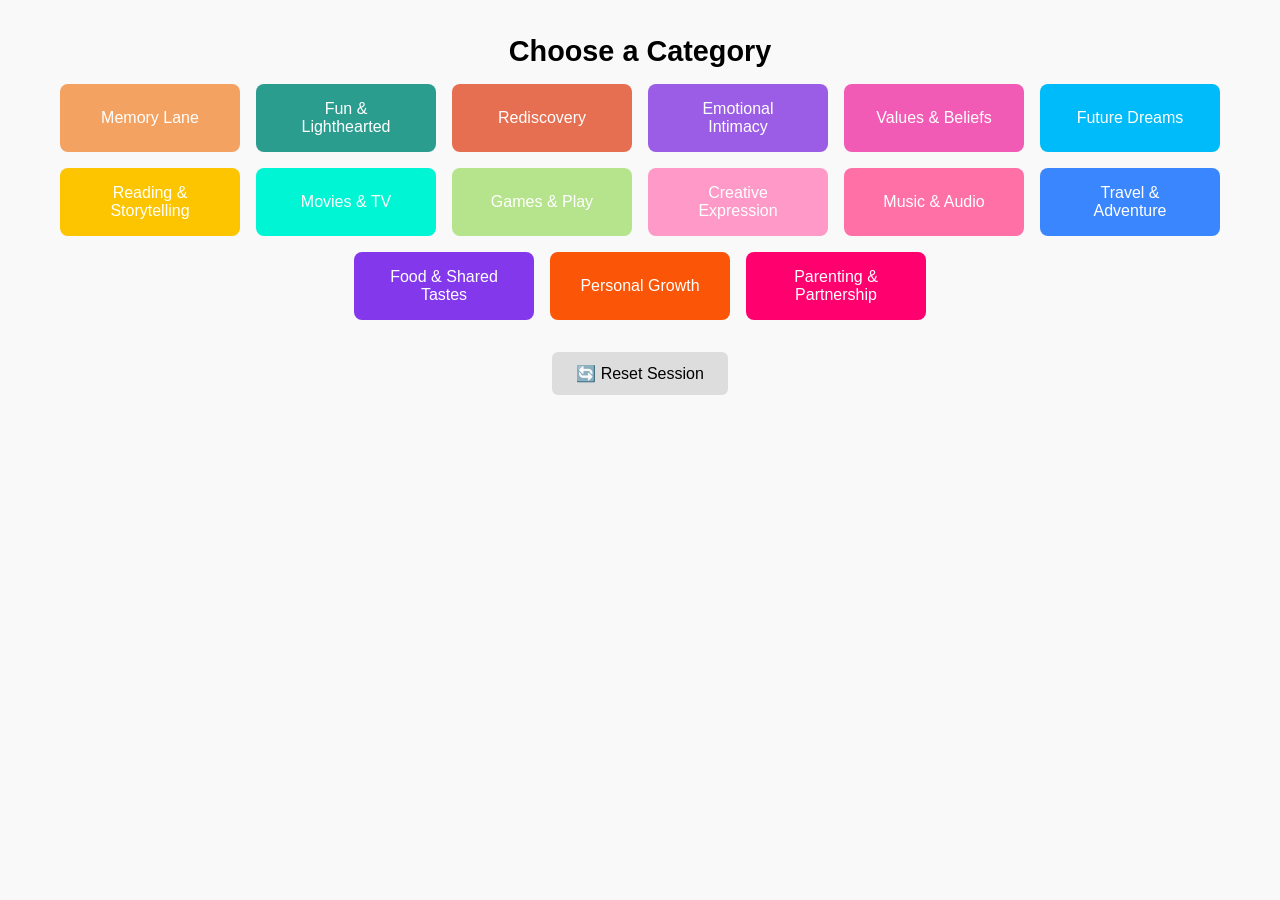
<file: index.html>
<!DOCTYPE html>
<html lang="en">
<head>
  <meta charset="UTF-8" />
  <meta name="viewport" content="width=device-width, initial-scale=1.0"/>
  <title>Relationship Reconnect</title>
  <link rel="stylesheet" href="style.css" />
  <link rel="manifest" href="manifest.json" />
  <meta name="theme-color" content="#222222" />
</head>
<body>
  <div id="app">
    <h1>Choose a Category</h1>
    <div id="category-buttons"></div>
    <button id="reset-session">🔄 Reset Session</button>
  </div>

  <div id="question-card" class="hidden">
    <div class="card-content">
      <p id="question-text"></p>
      <button id="close-card">Back to Categories</button>
    </div>
  </div>

  <script src="app.js"></script>
  <script>
    if ('serviceWorker' in navigator) {
      navigator.serviceWorker.register('./sw.js')
        .then(() => console.log('Service Worker registered'))
        .catch(err => console.error('Service Worker error:', err));
    }
  </script>
</body>
</html>
</file>
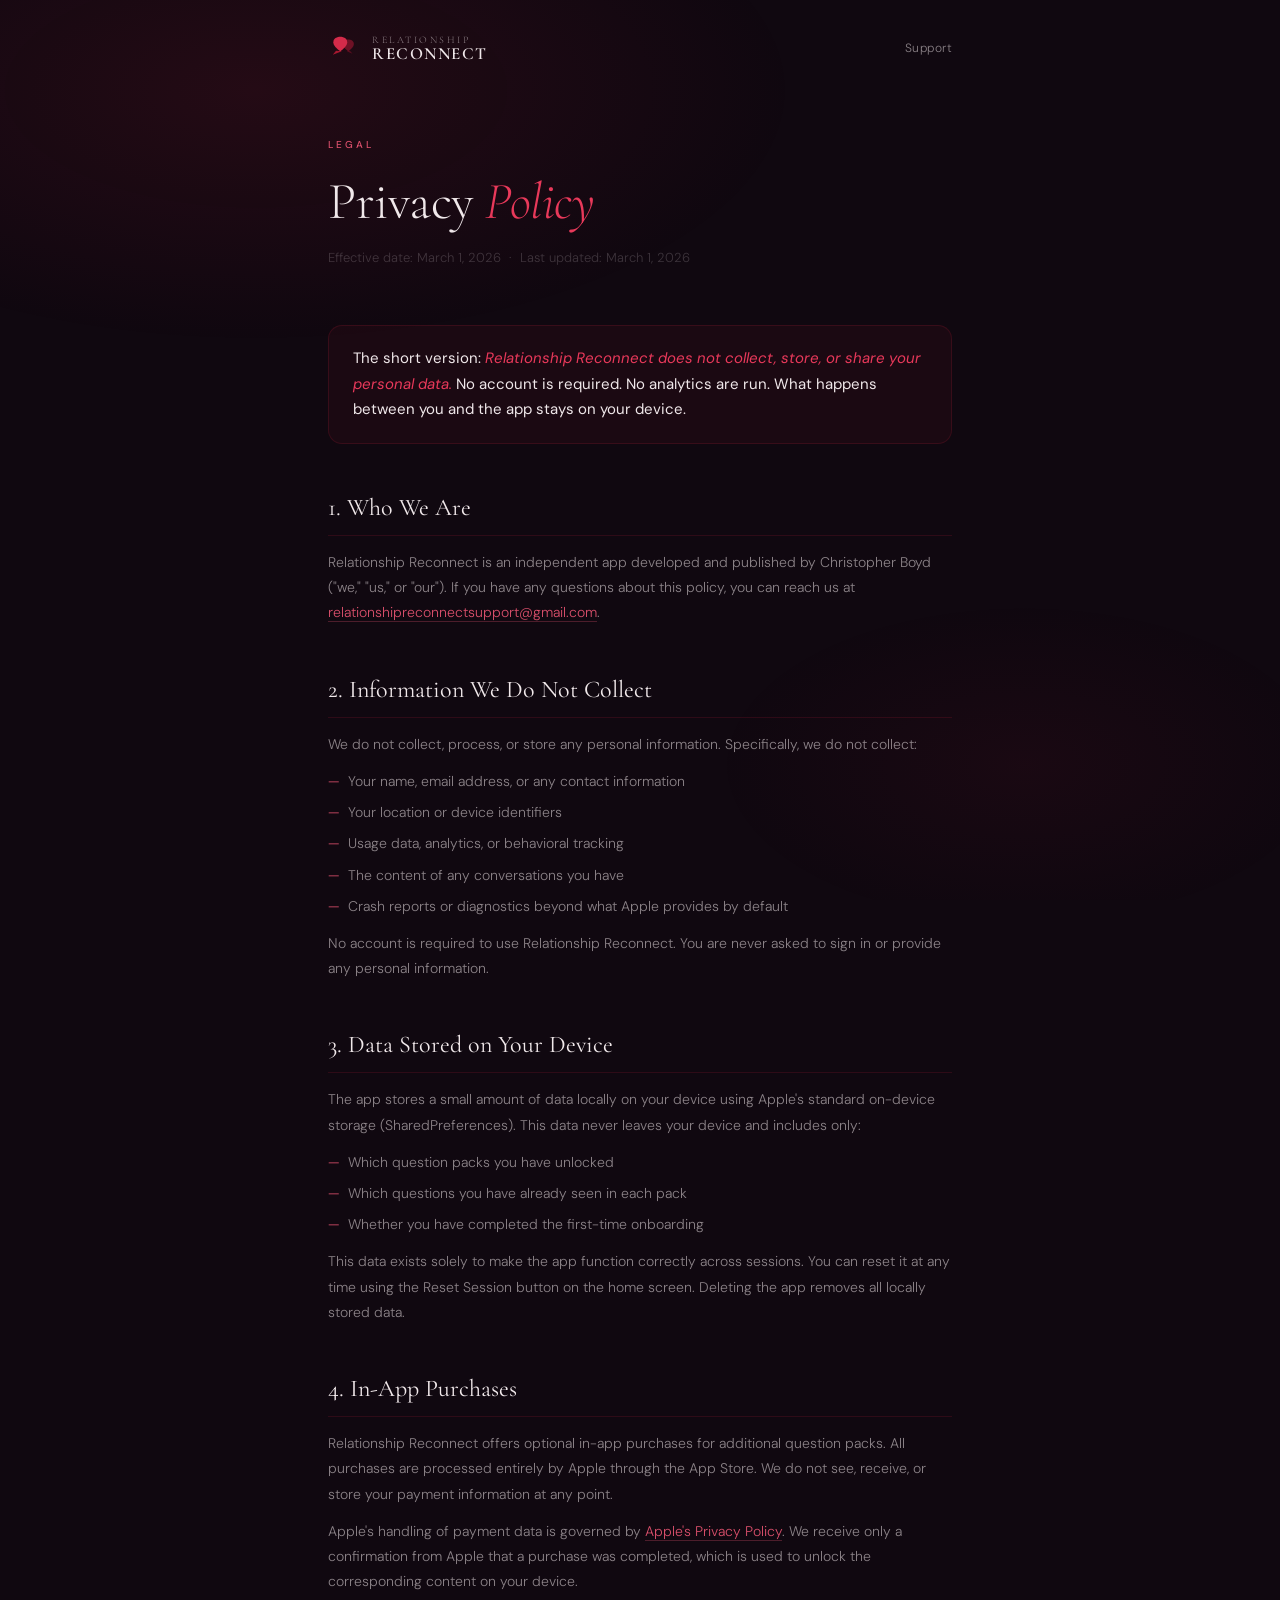
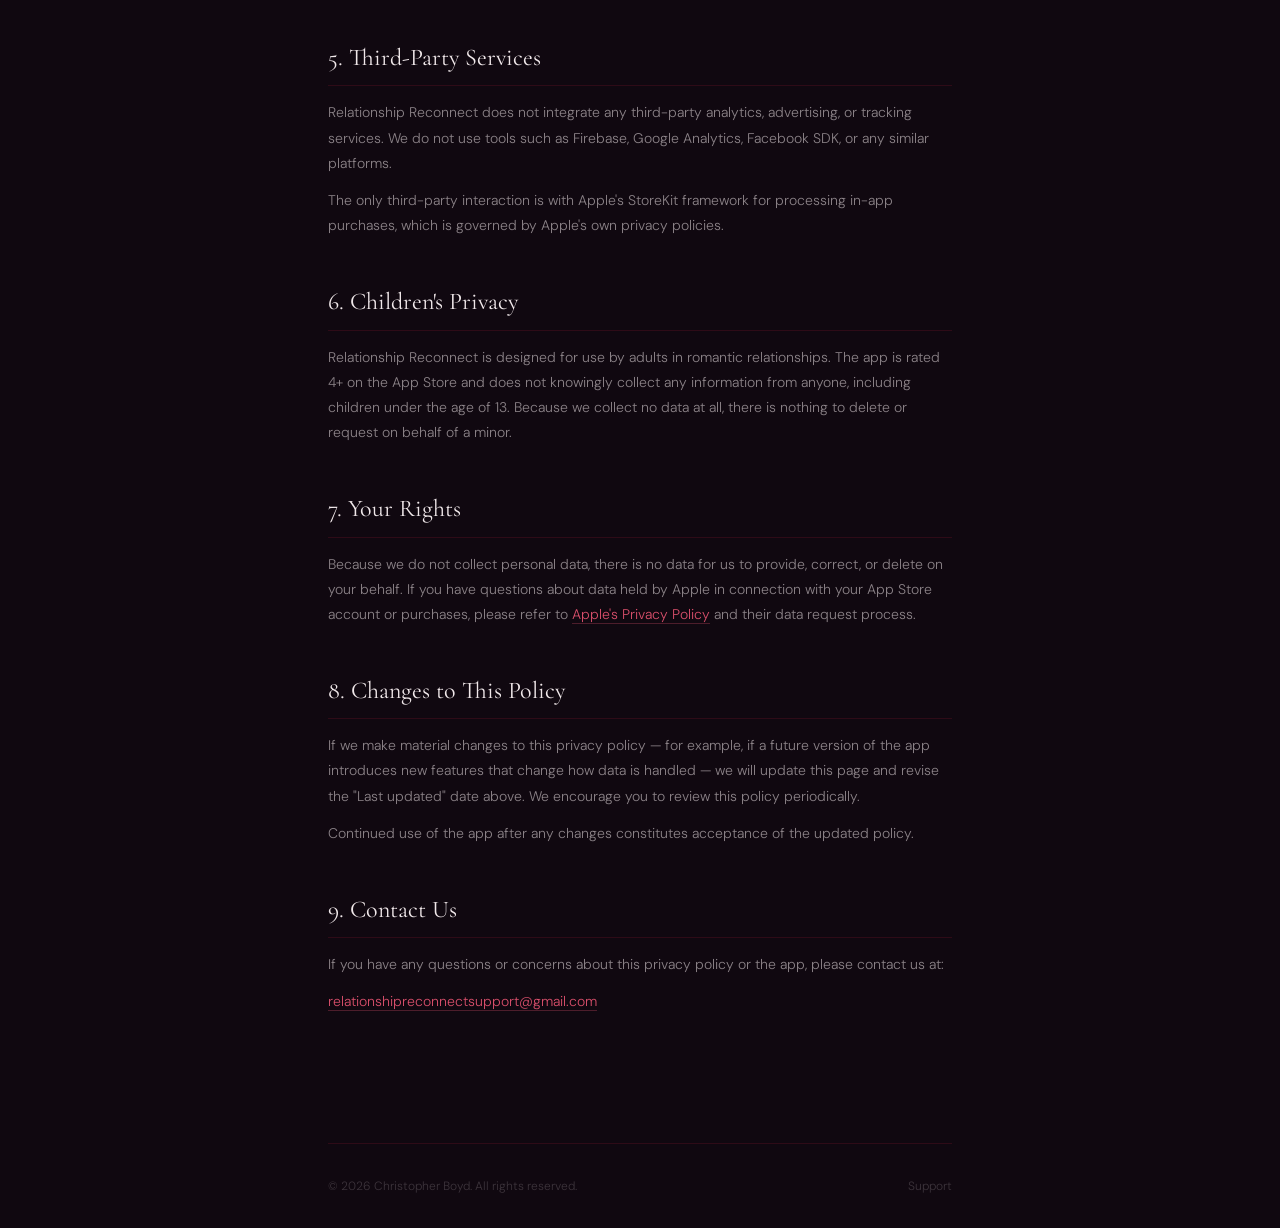
<file: relationship-reconnect/privacy/index.html>
<!DOCTYPE html>
<html lang="en">
<head>
  <meta charset="UTF-8"/>
  <meta name="viewport" content="width=device-width, initial-scale=1.0"/>
  <title>Privacy Policy — Relationship Reconnect</title>
  <link rel="preconnect" href="https://fonts.googleapis.com"/>
  <link rel="preconnect" href="https://fonts.gstatic.com" crossorigin/>
  <link href="https://fonts.googleapis.com/css2?family=Cormorant+Garamond:ital,wght@0,300;0,400;0,600;1,300;1,400&family=DM+Sans:wght@300;400;500&display=swap" rel="stylesheet"/>
  <style>
    *, *::before, *::after { box-sizing: border-box; margin: 0; padding: 0; }

    :root {
      --bg:       #100810;
      --crimson:  #B81E3A;
      --scarlet:  #E8395A;
      --rose:     #D94F6B;
      --text:     #F0E8EA;
      --muted:    rgba(240,232,234,0.55);
      --dimmed:   rgba(240,232,234,0.2);
      --border:   rgba(184,30,58,0.18);
      --card:     rgba(255,255,255,0.03);
    }

    html { scroll-behavior: smooth; }

    body {
      background: var(--bg);
      color: var(--text);
      font-family: 'DM Sans', sans-serif;
      font-weight: 300;
      line-height: 1.7;
      min-height: 100vh;
    }

    body::before {
      content: '';
      position: fixed;
      inset: 0;
      background:
        radial-gradient(ellipse 60% 40% at 20% 10%, rgba(184,30,58,0.12) 0%, transparent 70%),
        radial-gradient(ellipse 40% 30% at 80% 85%, rgba(184,30,58,0.06) 0%, transparent 60%);
      pointer-events: none;
      z-index: 0;
    }

    .wrap {
      position: relative;
      z-index: 1;
      max-width: 680px;
      margin: 0 auto;
      padding: 0 28px;
    }

    /* ── Nav ── */
    nav {
      padding: 32px 0 0;
      display: flex;
      align-items: center;
      justify-content: space-between;
    }

    .nav-mark {
      display: flex;
      align-items: center;
      gap: 12px;
      text-decoration: none;
    }

    .nav-heart { width: 32px; height: 32px; }

    .nav-wordmark {
      display: flex;
      flex-direction: column;
      line-height: 1;
    }

    .nav-wordmark span:first-child {
      font-family: 'Cormorant Garamond', serif;
      font-weight: 300;
      font-size: 10px;
      letter-spacing: 2.5px;
      text-transform: uppercase;
      color: var(--muted);
    }

    .nav-wordmark span:last-child {
      font-family: 'Cormorant Garamond', serif;
      font-weight: 600;
      font-size: 17px;
      letter-spacing: 1.5px;
      text-transform: uppercase;
      color: var(--text);
    }

    .nav-link {
      font-size: 12px;
      color: var(--muted);
      text-decoration: none;
      letter-spacing: 0.5px;
      transition: color 0.2s;
    }
    .nav-link:hover { color: var(--rose); }

    /* ── Hero ── */
    .hero {
      padding: 72px 0 56px;
    }

    .hero-label {
      font-size: 10px;
      letter-spacing: 3px;
      text-transform: uppercase;
      color: var(--rose);
      font-weight: 500;
      margin-bottom: 20px;
      animation: fadein 0.6s ease both;
    }

    .hero h1 {
      font-family: 'Cormorant Garamond', serif;
      font-weight: 300;
      font-size: clamp(36px, 8vw, 52px);
      line-height: 1.12;
      letter-spacing: -0.5px;
      color: var(--text);
      margin-bottom: 16px;
      animation: fadein 0.6s 0.1s ease both;
    }

    .hero h1 em {
      font-style: italic;
      color: var(--scarlet);
    }

    .effective-date {
      font-size: 13px;
      color: var(--dimmed);
      animation: fadein 0.6s 0.2s ease both;
    }

    /* ── Policy body ── */
    .policy {
      padding-bottom: 80px;
    }

    .policy-section {
      margin-bottom: 48px;
      animation: fadein 0.5s ease both;
    }

    .policy-section h2 {
      font-family: 'Cormorant Garamond', serif;
      font-weight: 400;
      font-size: 24px;
      color: var(--text);
      margin-bottom: 14px;
      padding-bottom: 12px;
      border-bottom: 1px solid var(--border);
      line-height: 1.3;
    }

    .policy-section p {
      font-size: 14px;
      color: var(--muted);
      line-height: 1.8;
      margin-bottom: 12px;
    }

    .policy-section p:last-child { margin-bottom: 0; }

    .policy-section ul {
      list-style: none;
      padding: 0;
      margin: 12px 0;
    }

    .policy-section ul li {
      font-size: 14px;
      color: var(--muted);
      line-height: 1.8;
      padding-left: 20px;
      position: relative;
      margin-bottom: 6px;
    }

    .policy-section ul li::before {
      content: '—';
      position: absolute;
      left: 0;
      color: var(--rose);
    }

    .policy-section a {
      color: var(--rose);
      text-decoration: none;
      border-bottom: 1px solid rgba(217,79,107,0.3);
      transition: border-color 0.2s;
    }
    .policy-section a:hover { border-color: var(--rose); }

    /* Highlight box */
    .highlight {
      background: rgba(184,30,58,0.07);
      border: 1px solid var(--border);
      border-radius: 14px;
      padding: 20px 24px;
      margin-bottom: 48px;
    }

    .highlight p {
      font-size: 15px;
      color: var(--text);
      line-height: 1.7;
      font-weight: 400;
    }

    .highlight p em {
      font-style: italic;
      color: var(--scarlet);
    }

    /* ── Footer ── */
    footer {
      border-top: 1px solid var(--border);
      padding: 32px 0;
      display: flex;
      align-items: center;
      justify-content: space-between;
      gap: 16px;
      flex-wrap: wrap;
    }

    footer p { font-size: 12px; color: var(--dimmed); }

    footer a {
      font-size: 12px;
      color: var(--dimmed);
      text-decoration: none;
      transition: color 0.2s;
    }
    footer a:hover { color: var(--rose); }

    @keyframes fadein {
      from { opacity: 0; transform: translateY(12px); }
      to   { opacity: 1; transform: translateY(0); }
    }
  </style>
</head>
<body>
<div class="wrap">

  <!-- Nav -->
  <nav>
    <a class="nav-mark" href="index.html">
      <svg class="nav-heart" viewBox="0 0 120 120" fill="none" xmlns="http://www.w3.org/2000/svg">
        <path d="M 76 28 C 76 28 97 28 97 45 C 97 55 88 63 76 72 C 64 63 55 55 55 45 C 55 28 76 28 76 28 Z" fill="#9A1530" opacity="0.65"/>
        <polygon points="82,70 92,82 70,72" fill="#7A1025" opacity="0.65"/>
        <path d="M 46 18 C 46 18 72 18 72 38 C 72 51 60 61 46 72 C 32 61 20 51 20 38 C 20 18 46 18 46 18 Z" fill="#D42B4A"/>
        <polygon points="30,70 18,85 52,72" fill="#A81830"/>
      </svg>
      <div class="nav-wordmark">
        <span>Relationship</span>
        <span>Reconnect</span>
      </div>
    </a>
    <a class="nav-link" href="../support/">Support</a>
  </nav>

  <!-- Hero -->
  <div class="hero">
    <p class="hero-label">Legal</p>
    <h1>Privacy <em>Policy</em></h1>
    <p class="effective-date">Effective date: March 1, 2026 &nbsp;·&nbsp; Last updated: March 1, 2026</p>
  </div>

  <!-- Plain-language summary -->
  <div class="highlight">
    <p>The short version: <em>Relationship Reconnect does not collect, store, or share your personal data.</em> No account is required. No analytics are run. What happens between you and the app stays on your device.</p>
  </div>

  <!-- Policy sections -->
  <div class="policy">

    <div class="policy-section">
      <h2>1. Who We Are</h2>
      <p>Relationship Reconnect is an independent app developed and published by Christopher Boyd ("we," "us," or "our"). If you have any questions about this policy, you can reach us at <a href="mailto:relationshipreconnectsupport@gmail.com">relationshipreconnectsupport@gmail.com</a>.</p>
    </div>

    <div class="policy-section">
      <h2>2. Information We Do Not Collect</h2>
      <p>We do not collect, process, or store any personal information. Specifically, we do not collect:</p>
      <ul>
        <li>Your name, email address, or any contact information</li>
        <li>Your location or device identifiers</li>
        <li>Usage data, analytics, or behavioral tracking</li>
        <li>The content of any conversations you have</li>
        <li>Crash reports or diagnostics beyond what Apple provides by default</li>
      </ul>
      <p>No account is required to use Relationship Reconnect. You are never asked to sign in or provide any personal information.</p>
    </div>

    <div class="policy-section">
      <h2>3. Data Stored on Your Device</h2>
      <p>The app stores a small amount of data locally on your device using Apple's standard on-device storage (SharedPreferences). This data never leaves your device and includes only:</p>
      <ul>
        <li>Which question packs you have unlocked</li>
        <li>Which questions you have already seen in each pack</li>
        <li>Whether you have completed the first-time onboarding</li>
      </ul>
      <p>This data exists solely to make the app function correctly across sessions. You can reset it at any time using the Reset Session button on the home screen. Deleting the app removes all locally stored data.</p>
    </div>

    <div class="policy-section">
      <h2>4. In-App Purchases</h2>
      <p>Relationship Reconnect offers optional in-app purchases for additional question packs. All purchases are processed entirely by Apple through the App Store. We do not see, receive, or store your payment information at any point.</p>
      <p>Apple's handling of payment data is governed by <a href="https://www.apple.com/legal/privacy/" target="_blank" rel="noopener">Apple's Privacy Policy</a>. We receive only a confirmation from Apple that a purchase was completed, which is used to unlock the corresponding content on your device.</p>
    </div>

    <div class="policy-section">
      <h2>5. Third-Party Services</h2>
      <p>Relationship Reconnect does not integrate any third-party analytics, advertising, or tracking services. We do not use tools such as Firebase, Google Analytics, Facebook SDK, or any similar platforms.</p>
      <p>The only third-party interaction is with Apple's StoreKit framework for processing in-app purchases, which is governed by Apple's own privacy policies.</p>
    </div>

    <div class="policy-section">
      <h2>6. Children's Privacy</h2>
      <p>Relationship Reconnect is designed for use by adults in romantic relationships. The app is rated 4+ on the App Store and does not knowingly collect any information from anyone, including children under the age of 13. Because we collect no data at all, there is nothing to delete or request on behalf of a minor.</p>
    </div>

    <div class="policy-section">
      <h2>7. Your Rights</h2>
      <p>Because we do not collect personal data, there is no data for us to provide, correct, or delete on your behalf. If you have questions about data held by Apple in connection with your App Store account or purchases, please refer to <a href="https://www.apple.com/legal/privacy/" target="_blank" rel="noopener">Apple's Privacy Policy</a> and their data request process.</p>
    </div>

    <div class="policy-section">
      <h2>8. Changes to This Policy</h2>
      <p>If we make material changes to this privacy policy — for example, if a future version of the app introduces new features that change how data is handled — we will update this page and revise the "Last updated" date above. We encourage you to review this policy periodically.</p>
      <p>Continued use of the app after any changes constitutes acceptance of the updated policy.</p>
    </div>

    <div class="policy-section">
      <h2>9. Contact Us</h2>
      <p>If you have any questions or concerns about this privacy policy or the app, please contact us at:</p>
      <p><a href="mailto:relationshipreconnectsupport@gmail.com">relationshipreconnectsupport@gmail.com</a></p>
    </div>

  </div>

  <!-- Footer -->
  <footer>
    <p>© 2026 Christopher Boyd. All rights reserved.</p>
    <a href="../support/">Support</a>
  </footer>

</div>
</body>
</html>
</file>
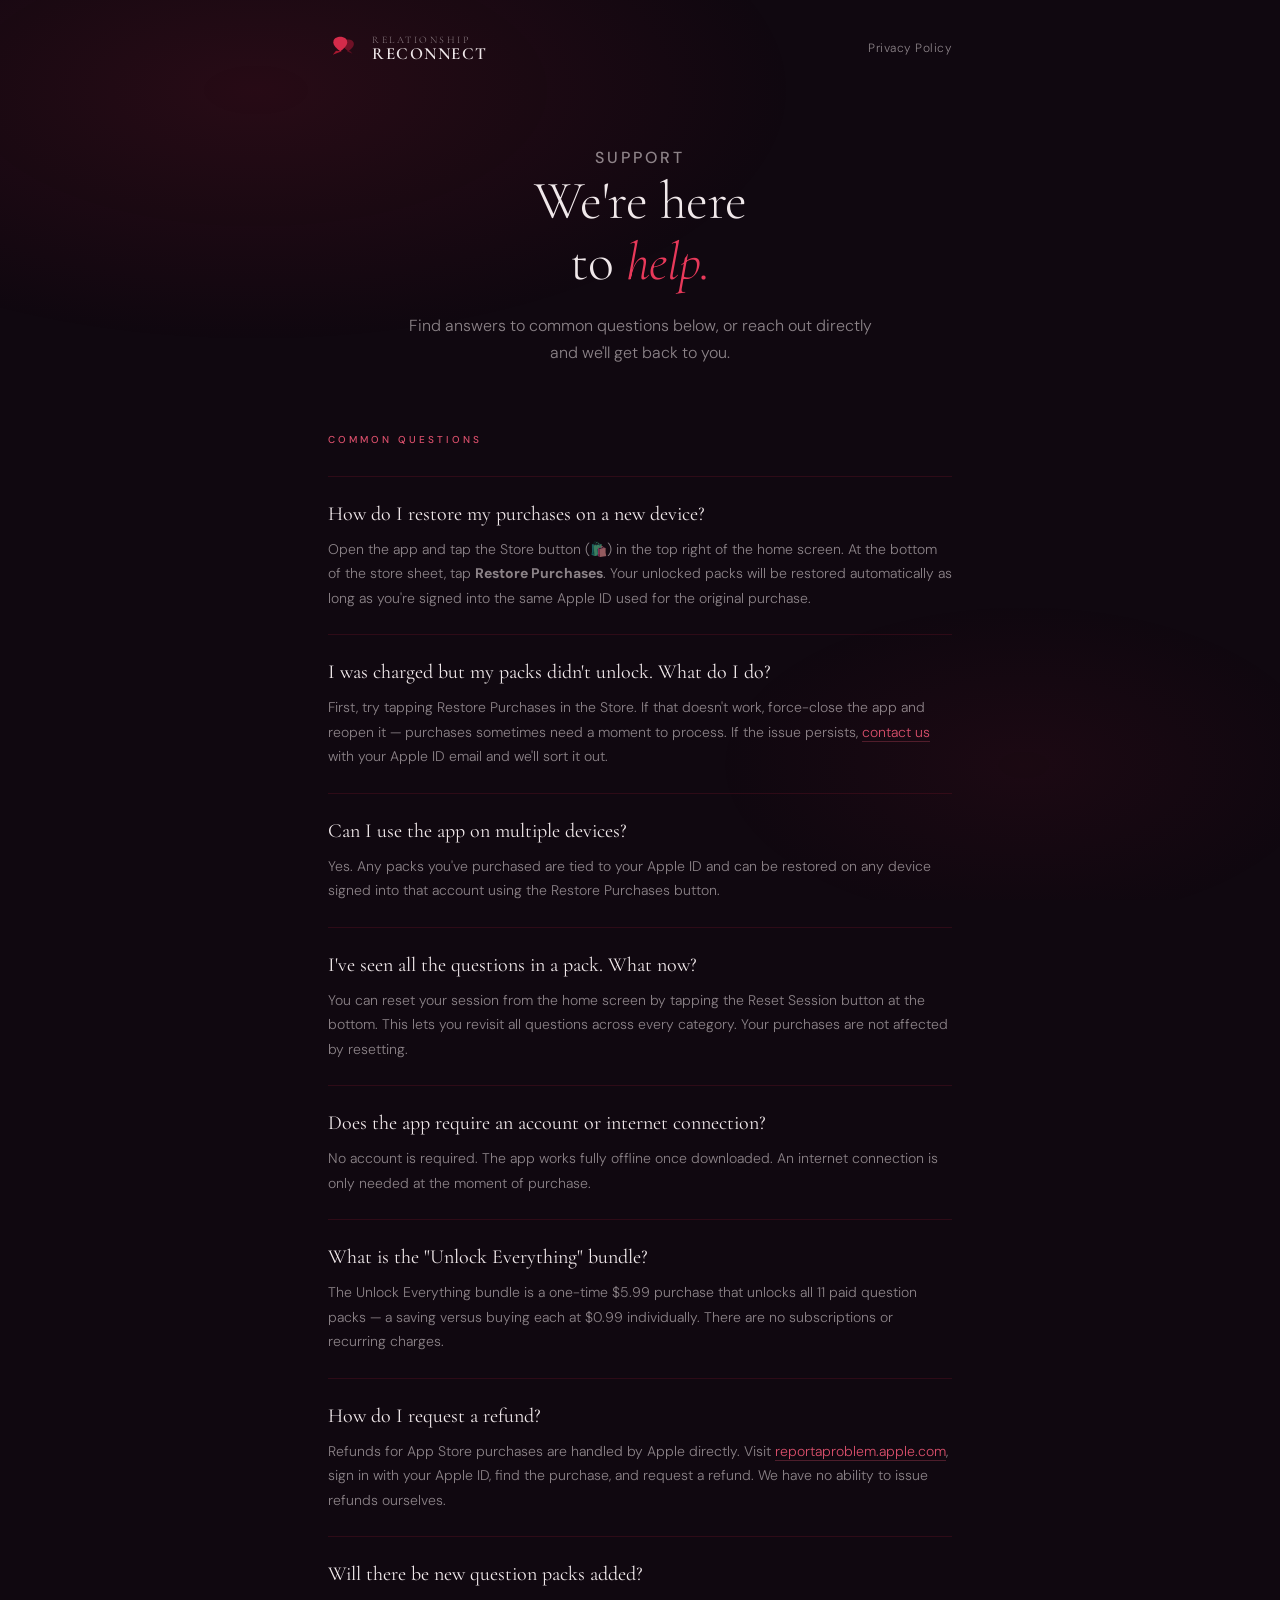
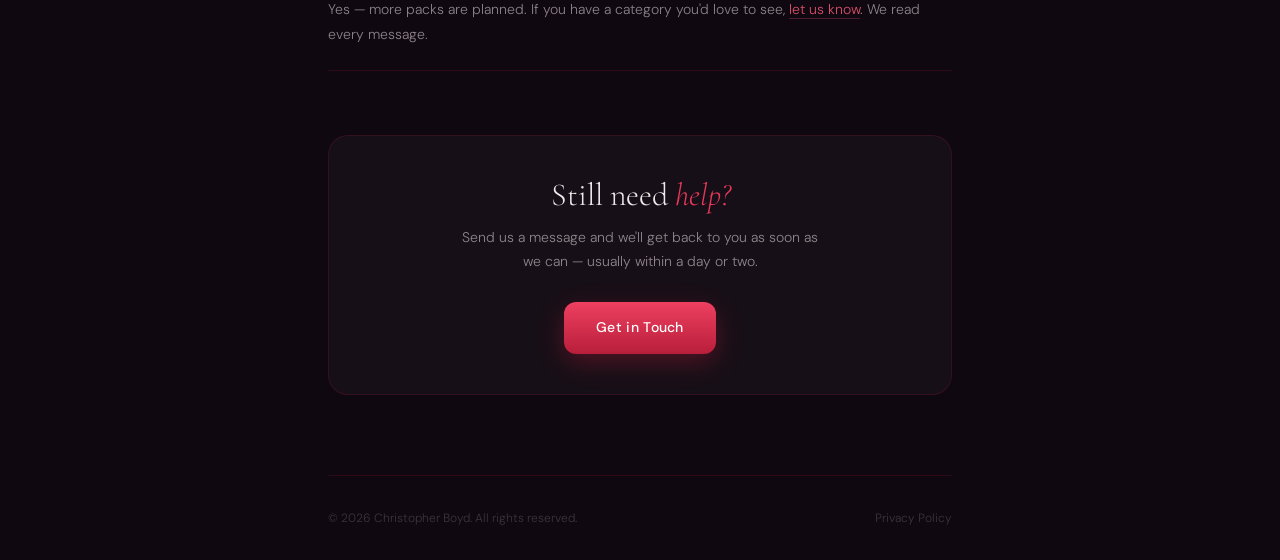
<file: relationship-reconnect/support/index.html>
<!DOCTYPE html>
<html lang="en">
<head>
  <meta charset="UTF-8"/>
  <meta name="viewport" content="width=device-width, initial-scale=1.0"/>
  <title>Support — Relationship Reconnect</title>
  <link rel="preconnect" href="https://fonts.googleapis.com"/>
  <link rel="preconnect" href="https://fonts.gstatic.com" crossorigin/>
  <link href="https://fonts.googleapis.com/css2?family=Cormorant+Garamond:ital,wght@0,300;0,400;0,600;1,300;1,400&family=DM+Sans:wght@300;400;500&display=swap" rel="stylesheet"/>
  <style>
    *, *::before, *::after { box-sizing: border-box; margin: 0; padding: 0; }

    :root {
      --bg:       #100810;
      --bg2:      #1A0E1A;
      --crimson:  #B81E3A;
      --scarlet:  #E8395A;
      --rose:     #D94F6B;
      --text:     #F0E8EA;
      --muted:    rgba(240,232,234,0.55);
      --dimmed:   rgba(240,232,234,0.2);
      --border:   rgba(184,30,58,0.18);
      --card:     rgba(255,255,255,0.03);
    }

    html { scroll-behavior: smooth; }

    body {
      background: var(--bg);
      color: var(--text);
      font-family: 'DM Sans', sans-serif;
      font-weight: 300;
      line-height: 1.7;
      min-height: 100vh;
    }

    /* ── Ambient glow ── */
    body::before {
      content: '';
      position: fixed;
      inset: 0;
      background:
        radial-gradient(ellipse 60% 40% at 20% 10%, rgba(184,30,58,0.14) 0%, transparent 70%),
        radial-gradient(ellipse 40% 30% at 80% 85%, rgba(184,30,58,0.07) 0%, transparent 60%);
      pointer-events: none;
      z-index: 0;
    }

    /* ── Layout ── */
    .wrap {
      position: relative;
      z-index: 1;
      max-width: 680px;
      margin: 0 auto;
      padding: 0 28px;
    }

    /* ── Nav ── */
    nav {
      padding: 32px 0 0;
      display: flex;
      align-items: center;
      justify-content: space-between;
    }

    .nav-mark {
      display: flex;
      align-items: center;
      gap: 12px;
      text-decoration: none;
    }

    .nav-heart {
      width: 32px;
      height: 32px;
    }

    .nav-wordmark {
      display: flex;
      flex-direction: column;
      line-height: 1;
    }

    .nav-wordmark span:first-child {
      font-family: 'Cormorant Garamond', serif;
      font-weight: 300;
      font-size: 10px;
      letter-spacing: 2.5px;
      text-transform: uppercase;
      color: var(--muted);
    }

    .nav-wordmark span:last-child {
      font-family: 'Cormorant Garamond', serif;
      font-weight: 600;
      font-size: 17px;
      letter-spacing: 1.5px;
      text-transform: uppercase;
      color: var(--text);
    }

    .nav-link {
      font-size: 12px;
      color: var(--muted);
      text-decoration: none;
      letter-spacing: 0.5px;
      transition: color 0.2s;
    }
    .nav-link:hover { color: var(--rose); }

    /* ── Hero ── */
    .hero {
      padding: 80px 0 64px;
      text-align: center;
    }

    .hero-label {
      font-size: 10px;
      letter-spacing: 3px;
      text-transform: uppercase;
      color: var(--rose);
      font-weight: 500;
      margin-bottom: 20px;
      animation: fadein 0.6s ease both;
    }

    .hero h1 {
      font-family: 'Cormorant Garamond', serif;
      font-weight: 300;
      font-size: clamp(36px, 8vw, 54px);
      line-height: 1.12;
      letter-spacing: -0.5px;
      color: var(--text);
      margin-bottom: 20px;
      animation: fadein 0.6s 0.1s ease both;
    }

    .hero h1 em {
      font-style: italic;
      color: var(--scarlet);
    }

    .hero p {
      font-size: 16px;
      color: var(--muted);
      max-width: 480px;
      margin: 0 auto;
      animation: fadein 0.6s 0.2s ease both;
    }

    /* ── FAQ ── */
    .section-label {
      font-size: 10px;
      letter-spacing: 3px;
      text-transform: uppercase;
      color: var(--rose);
      font-weight: 500;
      margin-bottom: 28px;
    }

    .faq {
      padding-bottom: 64px;
    }

    .faq-item {
      border-bottom: 1px solid var(--border);
      padding: 24px 0;
      animation: fadein 0.5s ease both;
    }

    .faq-item:first-of-type { border-top: 1px solid var(--border); }

    .faq-q {
      font-family: 'Cormorant Garamond', serif;
      font-size: 20px;
      font-weight: 400;
      color: var(--text);
      margin-bottom: 10px;
      line-height: 1.3;
    }

    .faq-a {
      font-size: 14px;
      color: var(--muted);
      line-height: 1.75;
    }

    .faq-a a {
      color: var(--rose);
      text-decoration: none;
      border-bottom: 1px solid rgba(217,79,107,0.3);
      transition: border-color 0.2s;
    }
    .faq-a a:hover { border-color: var(--rose); }

    /* ── Contact card ── */
    .contact-section {
      padding-bottom: 80px;
    }

    .contact-card {
      background: var(--card);
      border: 1px solid var(--border);
      border-radius: 20px;
      padding: 40px;
      text-align: center;
    }

    .contact-card h2 {
      font-family: 'Cormorant Garamond', serif;
      font-weight: 300;
      font-size: 32px;
      color: var(--text);
      margin-bottom: 12px;
      line-height: 1.2;
    }

    .contact-card h2 em {
      font-style: italic;
      color: var(--scarlet);
    }

    .contact-card p {
      font-size: 14px;
      color: var(--muted);
      margin-bottom: 28px;
      max-width: 360px;
      margin-left: auto;
      margin-right: auto;
    }

    .contact-btn {
      display: inline-block;
      padding: 14px 32px;
      border-radius: 12px;
      background: linear-gradient(180deg, #EE4060, #B81E3A);
      color: #fff;
      font-family: 'DM Sans', sans-serif;
      font-size: 14px;
      font-weight: 500;
      text-decoration: none;
      letter-spacing: 0.3px;
      box-shadow: 0 8px 24px rgba(184,30,58,0.35);
      transition: opacity 0.2s, transform 0.1s;
    }
    .contact-btn:hover { opacity: 0.88; }
    .contact-btn:active { transform: scale(0.98); }

    /* ── Footer ── */
    footer {
      border-top: 1px solid var(--border);
      padding: 32px 0;
      display: flex;
      align-items: center;
      justify-content: space-between;
      gap: 16px;
      flex-wrap: wrap;
    }

    footer p {
      font-size: 12px;
      color: var(--dimmed);
    }

    footer a {
      font-size: 12px;
      color: var(--dimmed);
      text-decoration: none;
      transition: color 0.2s;
    }
    footer a:hover { color: var(--rose); }

    /* ── Animations ── */
    @keyframes fadein {
      from { opacity: 0; transform: translateY(12px); }
      to   { opacity: 1; transform: translateY(0); }
    }
  </style>
</head>
<body>
<div class="wrap">

  <!-- Nav -->
  <nav>
    <a class="nav-mark" href="index.html">
      <svg class="nav-heart" viewBox="0 0 120 120" fill="none" xmlns="http://www.w3.org/2000/svg">
        <path d="M 76 28 C 76 28 97 28 97 45 C 97 55 88 63 76 72 C 64 63 55 55 55 45 C 55 28 76 28 76 28 Z" fill="#9A1530" opacity="0.65"/>
        <polygon points="82,70 92,82 70,72" fill="#7A1025" opacity="0.65"/>
        <path d="M 46 18 C 46 18 72 18 72 38 C 72 51 60 61 46 72 C 32 61 20 51 20 38 C 20 18 46 18 46 18 Z" fill="#D42B4A"/>
        <polygon points="30,70 18,85 52,72" fill="#A81830"/>
      </svg>
      <div class="nav-wordmark">
        <span>Relationship</span>
        <span>Reconnect</span>
      </div>
    </a>
    <a class="nav-link" href="../privacy/">Privacy Policy</a>
  </nav>

  <!-- Hero -->
  <div class="hero">
    <p class="hero-label">Support</p>
    <h1>We're here<br/>to <em>help.</em></h1>
    <p>Find answers to common questions below, or reach out directly and we'll get back to you.</p>
  </div>

  <!-- FAQ -->
  <div class="faq">
    <p class="section-label">Common Questions</p>

    <div class="faq-item">
      <p class="faq-q">How do I restore my purchases on a new device?</p>
      <p class="faq-a">Open the app and tap the Store button (🛍️) in the top right of the home screen. At the bottom of the store sheet, tap <strong>Restore Purchases</strong>. Your unlocked packs will be restored automatically as long as you're signed into the same Apple ID used for the original purchase.</p>
    </div>

    <div class="faq-item">
      <p class="faq-q">I was charged but my packs didn't unlock. What do I do?</p>
      <p class="faq-a">First, try tapping Restore Purchases in the Store. If that doesn't work, force-close the app and reopen it — purchases sometimes need a moment to process. If the issue persists, <a href="mailto:relationshipreconnectsupport@gmail.com">contact us</a> with your Apple ID email and we'll sort it out.</p>
    </div>

    <div class="faq-item">
      <p class="faq-q">Can I use the app on multiple devices?</p>
      <p class="faq-a">Yes. Any packs you've purchased are tied to your Apple ID and can be restored on any device signed into that account using the Restore Purchases button.</p>
    </div>

    <div class="faq-item">
      <p class="faq-q">I've seen all the questions in a pack. What now?</p>
      <p class="faq-a">You can reset your session from the home screen by tapping the Reset Session button at the bottom. This lets you revisit all questions across every category. Your purchases are not affected by resetting.</p>
    </div>

    <div class="faq-item">
      <p class="faq-q">Does the app require an account or internet connection?</p>
      <p class="faq-a">No account is required. The app works fully offline once downloaded. An internet connection is only needed at the moment of purchase.</p>
    </div>

    <div class="faq-item">
      <p class="faq-q">What is the "Unlock Everything" bundle?</p>
      <p class="faq-a">The Unlock Everything bundle is a one-time $5.99 purchase that unlocks all 11 paid question packs — a saving versus buying each at $0.99 individually. There are no subscriptions or recurring charges.</p>
    </div>

    <div class="faq-item">
      <p class="faq-q">How do I request a refund?</p>
      <p class="faq-a">Refunds for App Store purchases are handled by Apple directly. Visit <a href="https://reportaproblem.apple.com" target="_blank" rel="noopener">reportaproblem.apple.com</a>, sign in with your Apple ID, find the purchase, and request a refund. We have no ability to issue refunds ourselves.</p>
    </div>

    <div class="faq-item">
      <p class="faq-q">Will there be new question packs added?</p>
      <p class="faq-a">Yes — more packs are planned. If you have a category you'd love to see, <a href="mailto:relationshipreconnectsupport@gmail.com">let us know</a>. We read every message.</p>
    </div>
  </div>

  <!-- Contact -->
  <div class="contact-section">
    <div class="contact-card">
      <h2>Still need <em>help?</em></h2>
      <p>Send us a message and we'll get back to you as soon as we can — usually within a day or two.</p>
      <a class="contact-btn" href="mailto:relationshipreconnectsupport@gmail.com">Get in Touch</a>
    </div>
  </div>

  <!-- Footer -->
  <footer>
    <p>© 2026 Christopher Boyd. All rights reserved.</p>
    <a href="../privacy/">Privacy Policy</a>
  </footer>

</div>
</body>
</html>
</file>
<file: style.css>
body {
  font-family: 'Segoe UI', sans-serif;
  background: #f9f9f9;
  margin: 0;
  padding: 1rem;
  text-align: center;
}

h1 {
  font-size: 1.8rem;
  margin-bottom: 1rem;
}

#category-buttons {
  display: flex;
  flex-wrap: wrap;
  justify-content: center;
  gap: 1rem;
}

button.category {
  flex: 1 1 40%;
  min-width: 120px;
  max-width: 180px;
  padding: 1rem 1.5rem;
  border: none;
  border-radius: 8px;
  font-size: 1rem;
  color: white;
  cursor: pointer;
  transition: transform 0.2s;
}

button.category:hover {
  transform: scale(1.05);
}

#reset-session {
  margin-top: 2rem;
  padding: 0.75rem 1.5rem;
  font-size: 1rem;
  border: none;
  border-radius: 6px;
  background: #ddd;
  cursor: pointer;
}

#question-card {
  position: fixed;
  top: 0;
  left: 0;
  width: auto;
  height: 100%;
  background: #222;
  color: white;
  display: flex;
  align-items: center;
  justify-content: center;
  padding: 2rem;
  z-index: 1000;
  overflow-y: auto;
  opacity: 0;
  pointer-events: none;
  transition: opacity 0.3s ease;
}

#question-card.visible {
  opacity: 1;
  pointer-events: auto;
}

.card-content {
  max-width: 90%;
  text-align: center;
}

#question-text {
  font-size: 1.5rem;
  margin-bottom: 2rem;
  line-height: 1.6;
}

#close-card {
  background: #fff;
  color: #222;
  border: none;
  padding: 0.75rem 1.5rem;
  font-size: 1rem;
  border-radius: 6px;
  cursor: pointer;
}

@media (max-width: 600px) {
  button.category {
    flex: 1 1 100%;
    font-size: 1rem;
    padding: 0.75rem 1.2rem;
  }

  #question-text {
    font-size: 1.2rem;
  }

  #close-card {
    font-size: 1rem;
    padding: 0.6rem 1.2rem;
  }
}
</file>
